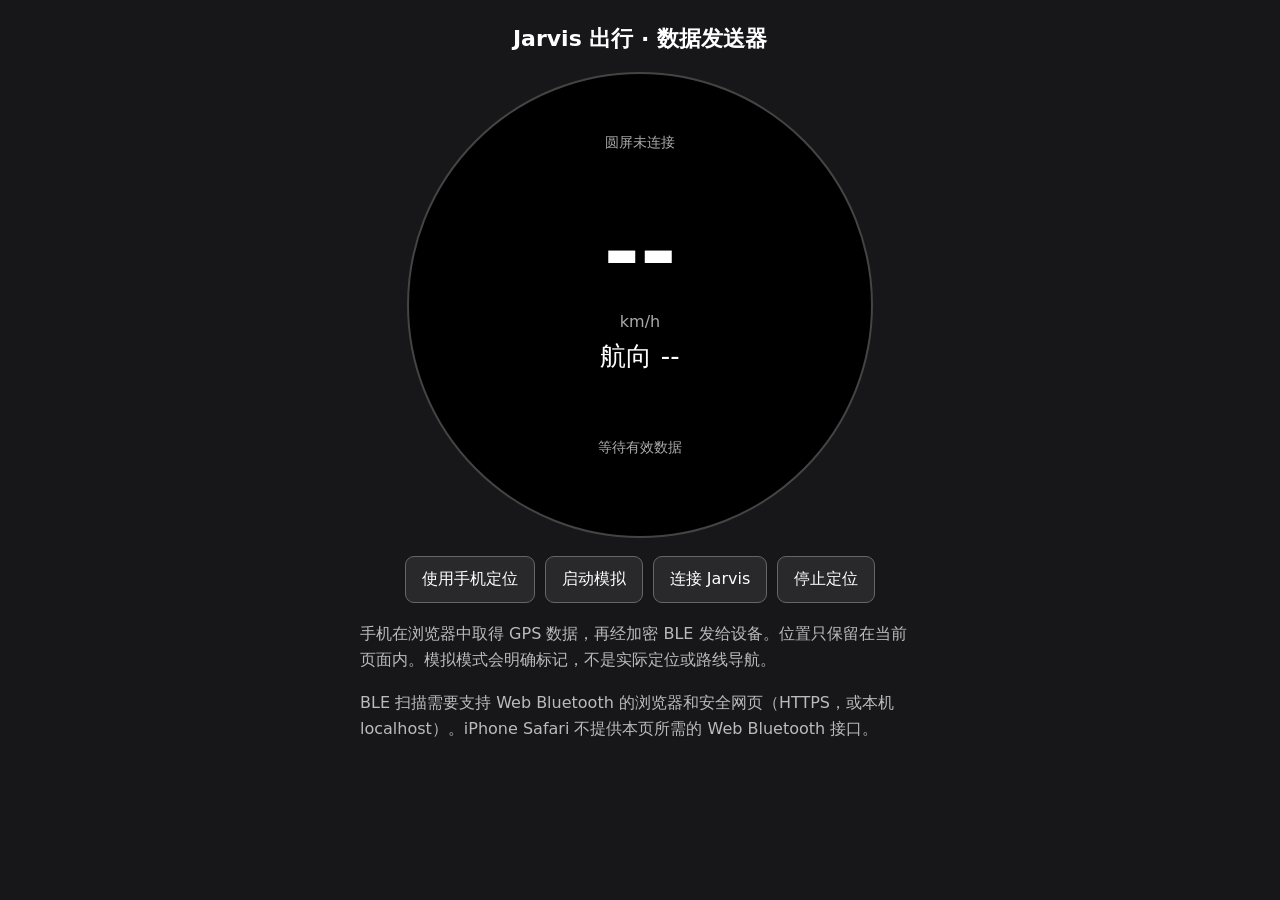
<file: docs/spikes/travel/index.html>
<!doctype html><html lang="zh-CN"><meta charset="utf-8"><meta name="viewport" content="width=device-width,initial-scale=1"><title>Jarvis 出行数据发送器</title><style>
*{box-sizing:border-box}body{margin:0;background:#171719;color:#fff;font:16px system-ui;display:grid;justify-items:center;padding:24px;gap:18px}h1{font-size:22px;margin:0}.watch{width:min(466px,90vw);aspect-ratio:1;background:#000;border:2px solid #444;border-radius:50%;position:relative;overflow:hidden;text-align:center}.status{position:absolute;top:13%;width:100%;color:#aaa;font-size:14px}.main{position:absolute;top:27%;width:100%}.value{font-size:clamp(52px,16vw,88px);font-weight:600;line-height:1.2}.sub{color:#aaa;margin:8px}.heading{font-size:26px}.bottom{position:absolute;bottom:17%;width:100%;font-size:14px;color:#aaa}.controls{max-width:560px;display:flex;flex-wrap:wrap;gap:10px;justify-content:center}button{background:#29292c;color:white;border:1px solid #666;border-radius:9px;padding:12px 16px;font:inherit;cursor:pointer}button:disabled{opacity:.5}button[aria-pressed=true]{border-color:#d1283a;color:#ff8993}p{max-width:560px;color:#bbb;line-height:1.6;margin:0}a{color:#ddd}.error{color:#ff8993}
</style><h1>Jarvis 出行 · 数据发送器</h1><div class="watch"><div class="status" id="status">圆屏未连接</div><div class="main"><div class="value" id="value">--</div><div class="sub">km/h</div><div class="heading" id="heading">航向 --</div></div><div class="bottom" id="bottom">等待数据</div></div><div class="controls"><button id="gps">使用手机定位</button><button id="demo">启动模拟</button><button id="connect">连接 Jarvis</button><button id="stop">停止定位</button></div><p id="message">手机在浏览器中取得 GPS 数据，再经加密 BLE 发给设备。位置只保留在当前页面内。模拟模式会明确标记，不是实际定位或路线导航。</p><p>BLE 扫描需要支持 Web Bluetooth 的浏览器和安全网页（HTTPS，或本机 localhost）。iPhone Safari 不提供本页所需的 Web Bluetooth 接口。</p><script>
'use strict';
const SERVICE='7f3a9001-2c91-4f8a-9d2e-51c034cd1300',WRITE='7f3a9002-2c91-4f8a-9d2e-51c034cd1300';
const el=id=>document.getElementById(id);let source='none',sample=null,geoWatch=null,device=null,characteristic=null,sendTimer=null,demoTimer=null,seq=0,session=0,writing=false,origin=0;
const finite=(n,min,max)=>typeof n==='number'&&Number.isFinite(n)&&n>=min&&n<=max;
function state(){const age=sample?Date.now()-sample.time:Infinity;const fresh=age>=0&&age<=5000;el('status').textContent=characteristic?(source==='demo'?'已连接 · 模拟数据':fresh?'已连接 · 手机定位':'已连接 · 等待定位'):'圆屏未连接';el('status').className='status'+(characteristic&&source==='none'?' error':'');el('value').textContent=fresh&&sample.speed!==null?(sample.speed*3.6).toFixed(1):'--';el('heading').textContent=fresh&&sample.speed!==null&&sample.speed>=1.5&&sample.heading!==null?'航向 '+Math.round(sample.heading)+'°':'航向 --';el('bottom').textContent=source==='demo'?'模拟数据 · 勿用于出行':fresh?'定位精度 '+(sample.accuracy===null?'未知':'±'+Math.round(sample.accuracy)+' m'):'等待有效数据'}
function stopSource(){if(geoWatch!==null)navigator.geolocation.clearWatch(geoWatch);if(demoTimer!==null)clearInterval(demoTimer);demoTimer=null;geoWatch=null;source='none';sample=null;state()}
function acceptPosition(p){const c=p.coords;sample={speed:finite(c.speed,0,150)?c.speed:null,heading:finite(c.heading,0,360)?c.heading%360:null,accuracy:finite(c.accuracy,0,100000)?c.accuracy:null,time:p.timestamp};state()}
el('gps').onclick=()=>{stopSource();if(!navigator.geolocation){el('message').textContent='此浏览器不支持定位。';return}source='gps';el('message').textContent='等待位置权限和 GPS 定位。无效或过期数据不会发送。';geoWatch=navigator.geolocation.watchPosition(p=>{if(source==='gps')acceptPosition(p)},e=>{stopSource();el('message').textContent='定位不可用：'+e.message},{enableHighAccuracy:true,maximumAge:0,timeout:15000});state()};
el('demo').onclick=()=>{stopSource();source='demo';origin=Date.now();const tick=()=>{const t=(Date.now()-origin)/1000;sample={speed:8+4*Math.sin(t/4),heading:(t*7)%360,accuracy:8,time:Date.now()};state()};tick();demoTimer=setInterval(tick,500);el('message').textContent='模拟速度和航向正在更新。设备会显示“模拟数据”。'};
el('stop').onclick=()=>{stopSource();el('message').textContent='定位已停止。设备会在 5 秒内自动隐藏旧数据。'};
function makeFrame(){if(!sample||Date.now()-sample.time>5000||Date.now()<sample.time)return null;const age=Math.max(0,Math.min(5000,Date.now()-sample.time)),speedOk=finite(sample.speed,0,150),headingOk=speedOk&&sample.speed>=1.5&&finite(sample.heading,0,360),accuracyOk=finite(sample.accuracy,0,6553.4);let flags=(speedOk?1:0)|(headingOk?2:0)|(accuracyOk?4:0)|(source==='demo'?16:0);const b=new ArrayBuffer(20),v=new DataView(b);v.setUint8(0,1);v.setUint8(1,flags);v.setUint16(2,seq++&65535,true);v.setUint32(4,session,true);v.setUint16(8,speedOk?Math.round(sample.speed*100):65535,true);v.setUint16(10,headingOk?Math.round(sample.heading*100)%36000:65535,true);v.setUint16(12,accuracyOk?Math.round(sample.accuracy*10):65535,true);v.setUint16(14,Math.round(age),true);return b}
async function send(){if(!characteristic||writing)return;const frame=makeFrame();if(!frame)return;writing=true;try{await characteristic.writeValueWithResponse(frame)}catch(e){el('message').textContent='BLE 写入失败：'+e.message+'。请重新连接。';await disconnect()}finally{writing=false}}
function onDisconnected(){characteristic=null;device=null;clearInterval(sendTimer);sendTimer=null;el('connect').textContent='连接 Jarvis';state()}
async function disconnect(){clearInterval(sendTimer);sendTimer=null;if(device&&device.gatt&&device.gatt.connected)device.gatt.disconnect();onDisconnected()}
el('connect').onclick=async()=>{if(characteristic){await disconnect();return}if(!navigator.bluetooth){el('message').textContent='此浏览器不支持 Web Bluetooth；可在 Android Chrome 的 HTTPS 页面中尝试。';return}try{device=await navigator.bluetooth.requestDevice({filters:[{services:[SERVICE]}],optionalServices:[SERVICE]});device.addEventListener('gattserverdisconnected',onDisconnected);const server=await device.gatt.connect(),service=await server.getPrimaryService(SERVICE);characteristic=await service.getCharacteristic(WRITE);const bytes=new Uint8Array(4);crypto.getRandomValues(bytes);session=new DataView(bytes.buffer).getUint32(0,true)||1;seq=0;el('connect').textContent='断开 Jarvis';el('message').textContent='BLE 已连接。数据以加密写入发送；没有实时定位时设备会自动过期清除。';clearInterval(sendTimer);sendTimer=setInterval(send,500);await send();state()}catch(e){characteristic=null;device=null;el('message').textContent='连接未完成：'+e.message;state()}};
setInterval(state,500);state();
</script></html>
</file>
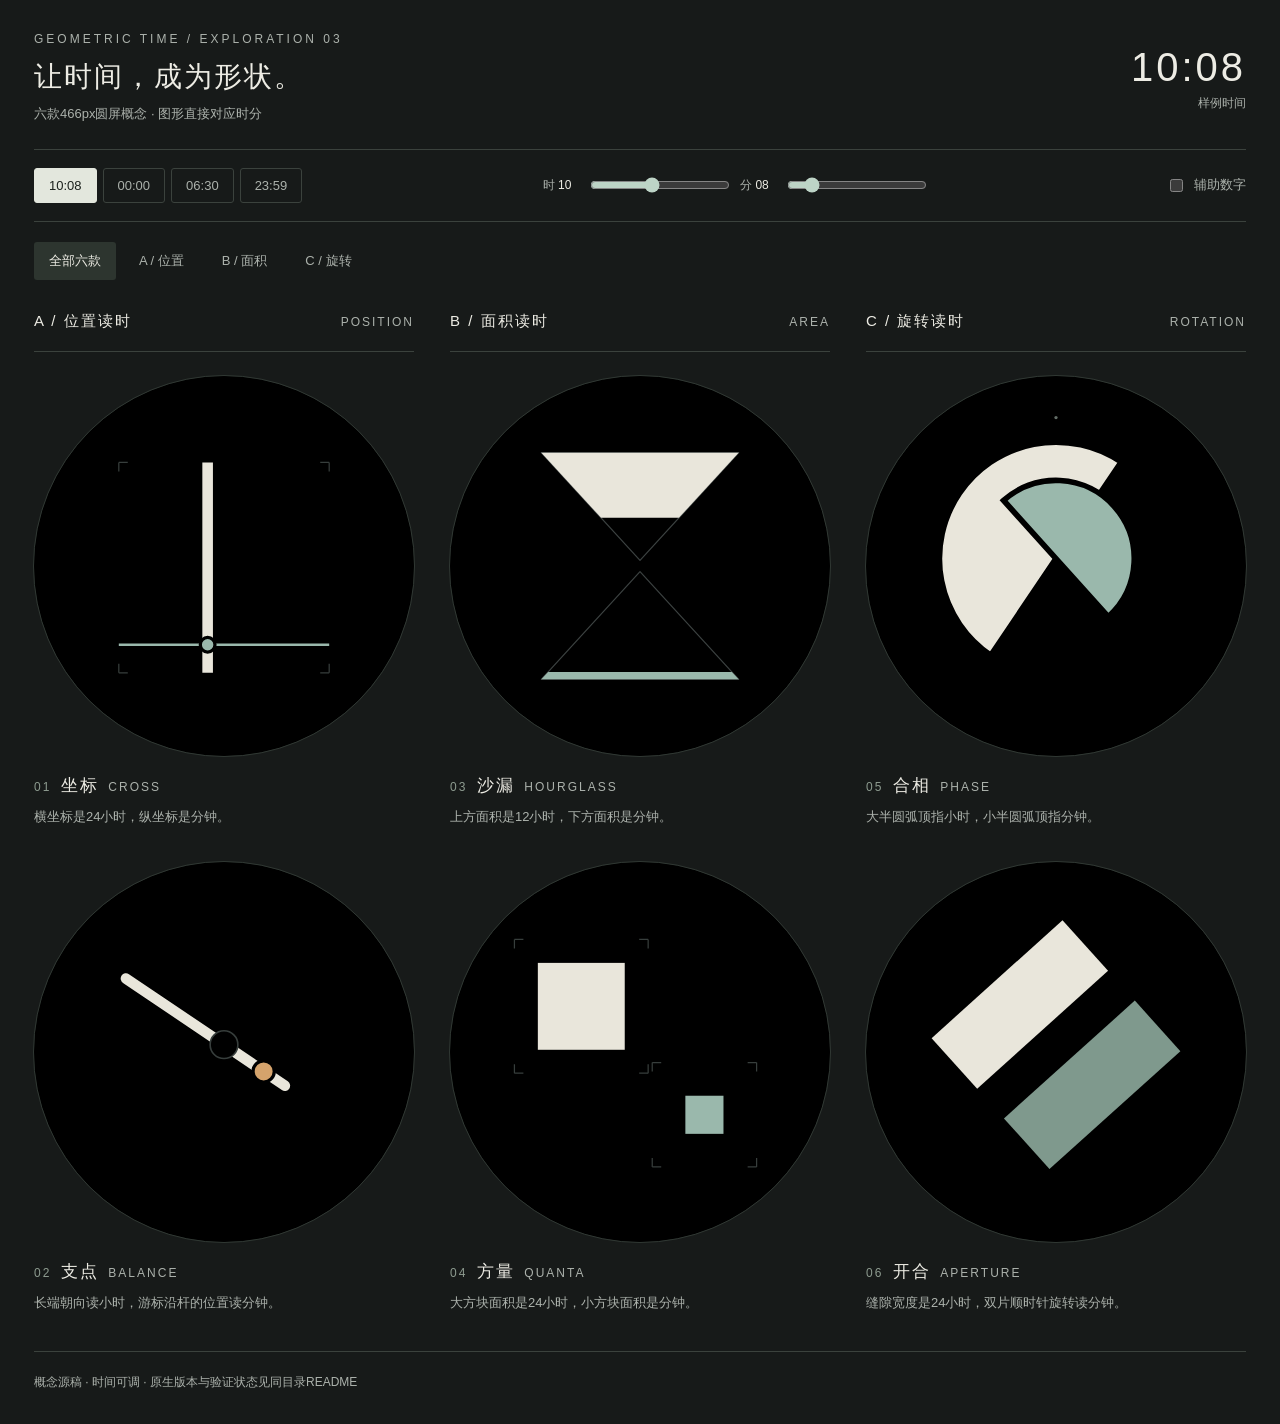
<file: firmware/jarvis_os/artwork/watchfaces/geometry-exploration-20261022/index.html>
<!doctype html>
<html lang="zh-CN">
<head>
  <meta charset="utf-8"><meta name="viewport" content="width=device-width,initial-scale=1">
  <title>几何读时 · 六款圆屏概念</title>
  <link rel="stylesheet" href="preview.css">
  <script src="geometry.js" defer></script><script src="preview.js" defer></script>
</head>
<body data-direction="all">
  <!-- 独立概念稿：所有示例为本地时分输入。 / Independent concepts: all samples use local time inputs. -->
  <main>
    <header><div><p class="eyebrow">GEOMETRIC TIME / EXPLORATION 03</p><h1>让时间，成为形状。</h1><p class="intro">六款466px圆屏概念 · 图形直接对应时分</p></div><div class="current"><output id="sample-time" aria-live="polite">10:08</output><span>样例时间</span></div></header>
    <section class="controls" aria-label="预览控制">
      <div class="presets" role="group" aria-label="样例时间"><button type="button" data-time="10:08" aria-pressed="true">10:08</button><button type="button" data-time="00:00" aria-pressed="false">00:00</button><button type="button" data-time="06:30" aria-pressed="false">06:30</button><button type="button" data-time="23:59" aria-pressed="false">23:59</button></div>
      <div class="scrub"><label for="hour">时 <output id="hour-value">10</output></label><input id="hour" type="range" min="0" max="23" value="10"><label for="minute">分 <output id="minute-value">08</output></label><input id="minute" type="range" min="0" max="59" value="8"></div>
      <label class="assist"><input id="assist" type="checkbox">辅助数字</label>
    </section>
    <nav class="directions-nav" aria-label="设计方向"><button type="button" data-direction="all" aria-pressed="true">全部六款</button><button type="button" data-direction="position" aria-pressed="false">A / 位置</button><button type="button" data-direction="area" aria-pressed="false">B / 面积</button><button type="button" data-direction="rotation" aria-pressed="false">C / 旋转</button></nav>
    <div id="board" class="board" data-focus="all"></div>
    <footer>概念源稿 · 时间可调 · 原生版本与验证状态见同目录README</footer>
  </main>
</body></html>
</file>
<file: firmware/jarvis_os/artwork/watchfaces/geometry-exploration-20261022/preview.css>
:root{color-scheme:dark;--page:#171a19;--ink:#edece4;--muted:#acb2ac;--rule:#3b423d;--accent:#bdd4c6}
*{box-sizing:border-box}body{margin:0;background:var(--page);color:var(--ink);font-family:-apple-system,BlinkMacSystemFont,"PingFang SC",sans-serif}main{max-width:1518px;margin:auto;padding:32px 34px}header{display:flex;justify-content:space-between;align-items:center;gap:24px;margin-bottom:24px}.eyebrow{font-size:12px;letter-spacing:3px;color:var(--muted);margin:0 0 12px}h1{font-size:28px;line-height:1.35;font-weight:500;letter-spacing:2px;margin:0 0 8px}.intro{font-size:13px;line-height:1.6;color:var(--muted);margin:0}.current{display:grid;gap:5px;text-align:right}.current output{font-size:40px;font-weight:300;letter-spacing:3px;font-variant-numeric:tabular-nums}.current span{font-size:12px;color:var(--muted)}
button,input{font:inherit}button{background:none;border:1px solid var(--rule);border-radius:3px;color:var(--muted);padding:9px 14px;font-size:13px;cursor:pointer}button[aria-pressed=true]{background:#e3e7dd;color:#1b211d;border-color:#e3e7dd}button:focus-visible,input:focus-visible{outline:2px solid var(--accent);outline-offset:4px}.controls{display:flex;align-items:center;justify-content:space-between;gap:22px;padding:18px 0;border-top:1px solid var(--rule);border-bottom:1px solid var(--rule)}.presets{display:flex;gap:6px;flex-wrap:wrap}.scrub{display:grid;grid-template-columns:auto minmax(65px,140px) auto minmax(65px,140px);align-items:center;gap:12px;min-width:0}.scrub label{font-size:12px;white-space:nowrap;color:var(--muted)}.scrub output{color:var(--ink);display:inline-block;min-width:18px;font-variant-numeric:tabular-nums}input[type=range]{width:100%;min-width:0;accent-color:var(--accent)}.assist{font-size:13px;white-space:nowrap;display:flex;gap:8px;align-items:center;color:var(--muted)}input[type=checkbox]{accent-color:var(--accent)}.directions-nav{display:flex;gap:8px;flex-wrap:wrap;margin:20px 0 8px}.directions-nav button{border-color:transparent}.directions-nav button[aria-pressed=true]{background:#2d352f;color:var(--ink)}
.board{display:grid;grid-template-columns:repeat(3,minmax(0,1fr));gap:36px;padding-top:24px}.direction{min-width:0}.direction-head{display:flex;justify-content:space-between;gap:12px;align-items:baseline;padding-bottom:20px;border-bottom:1px solid var(--rule);margin-bottom:24px}.direction-head h2{font-size:15px;font-weight:500;letter-spacing:2px;margin:0}.direction-head span{font-size:12px;letter-spacing:2px;color:var(--muted)}.faces{display:grid;gap:34px}figure{margin:0;min-width:0}.screen{aspect-ratio:1;width:100%;max-width:466px;border-radius:50%;outline:1px solid #303833;margin:auto;overflow:hidden;background:#000}.screen svg{display:block;width:100%;height:auto}figcaption{padding-top:18px}.caption-line{display:flex;align-items:baseline;gap:10px}.index{color:#8e9c90;font-size:12px;letter-spacing:2px}h3{font-size:17px;font-weight:500;letter-spacing:2px;margin:0}h3 small{font-size:12px;letter-spacing:2px;font-weight:400;color:var(--muted);margin-left:9px}.rule{color:var(--muted);font-size:13px;line-height:1.75;margin:9px 0 0;max-width:34em}footer{border-top:1px solid var(--rule);padding-top:20px;margin-top:36px;color:var(--muted);font-size:12px;line-height:1.7}.board[data-focus]:not([data-focus=all]){grid-template-columns:minmax(0,1fr)}.board[data-focus]:not([data-focus=all]) .faces{grid-template-columns:repeat(2,minmax(0,1fr));gap:44px}.direction[hidden]{display:none}
@media(max-width:1080px){.controls{flex-wrap:wrap}.scrub{flex:1}.board{gap:22px}main{padding:28px 24px}.direction-head{display:block}.direction-head span{display:block;margin-top:8px}}
@media(max-width:760px){main{padding:24px 18px}.board{grid-template-columns:minmax(0,1fr);gap:40px}.direction-head{display:flex;align-items:baseline}.direction-head span{margin-top:0}.faces{grid-template-columns:repeat(2,minmax(0,1fr));gap:20px}.controls{gap:18px}.scrub{order:3;flex-basis:100%}.assist{margin-left:auto}h3 small{display:block;margin:5px 0 0}h1{font-size:23px}.current output{font-size:32px}.rule{font-size:12px}.board[data-focus]:not([data-focus=all]) .faces{gap:20px}}
@media(max-width:470px){.faces,.board[data-focus]:not([data-focus=all]) .faces{grid-template-columns:minmax(0,1fr);gap:30px}.current{display:none}.eyebrow{font-size:11px;letter-spacing:2px}.presets button{padding:9px 11px}.controls{gap:16px}.assist{margin-left:0}.scrub{gap:8px}.directions-nav{gap:4px}.directions-nav button{padding:8px 9px}h3 small{display:inline-block;margin:0 0 0 9px}figcaption{padding-top:14px}.rule{font-size:13px}}
</file>
